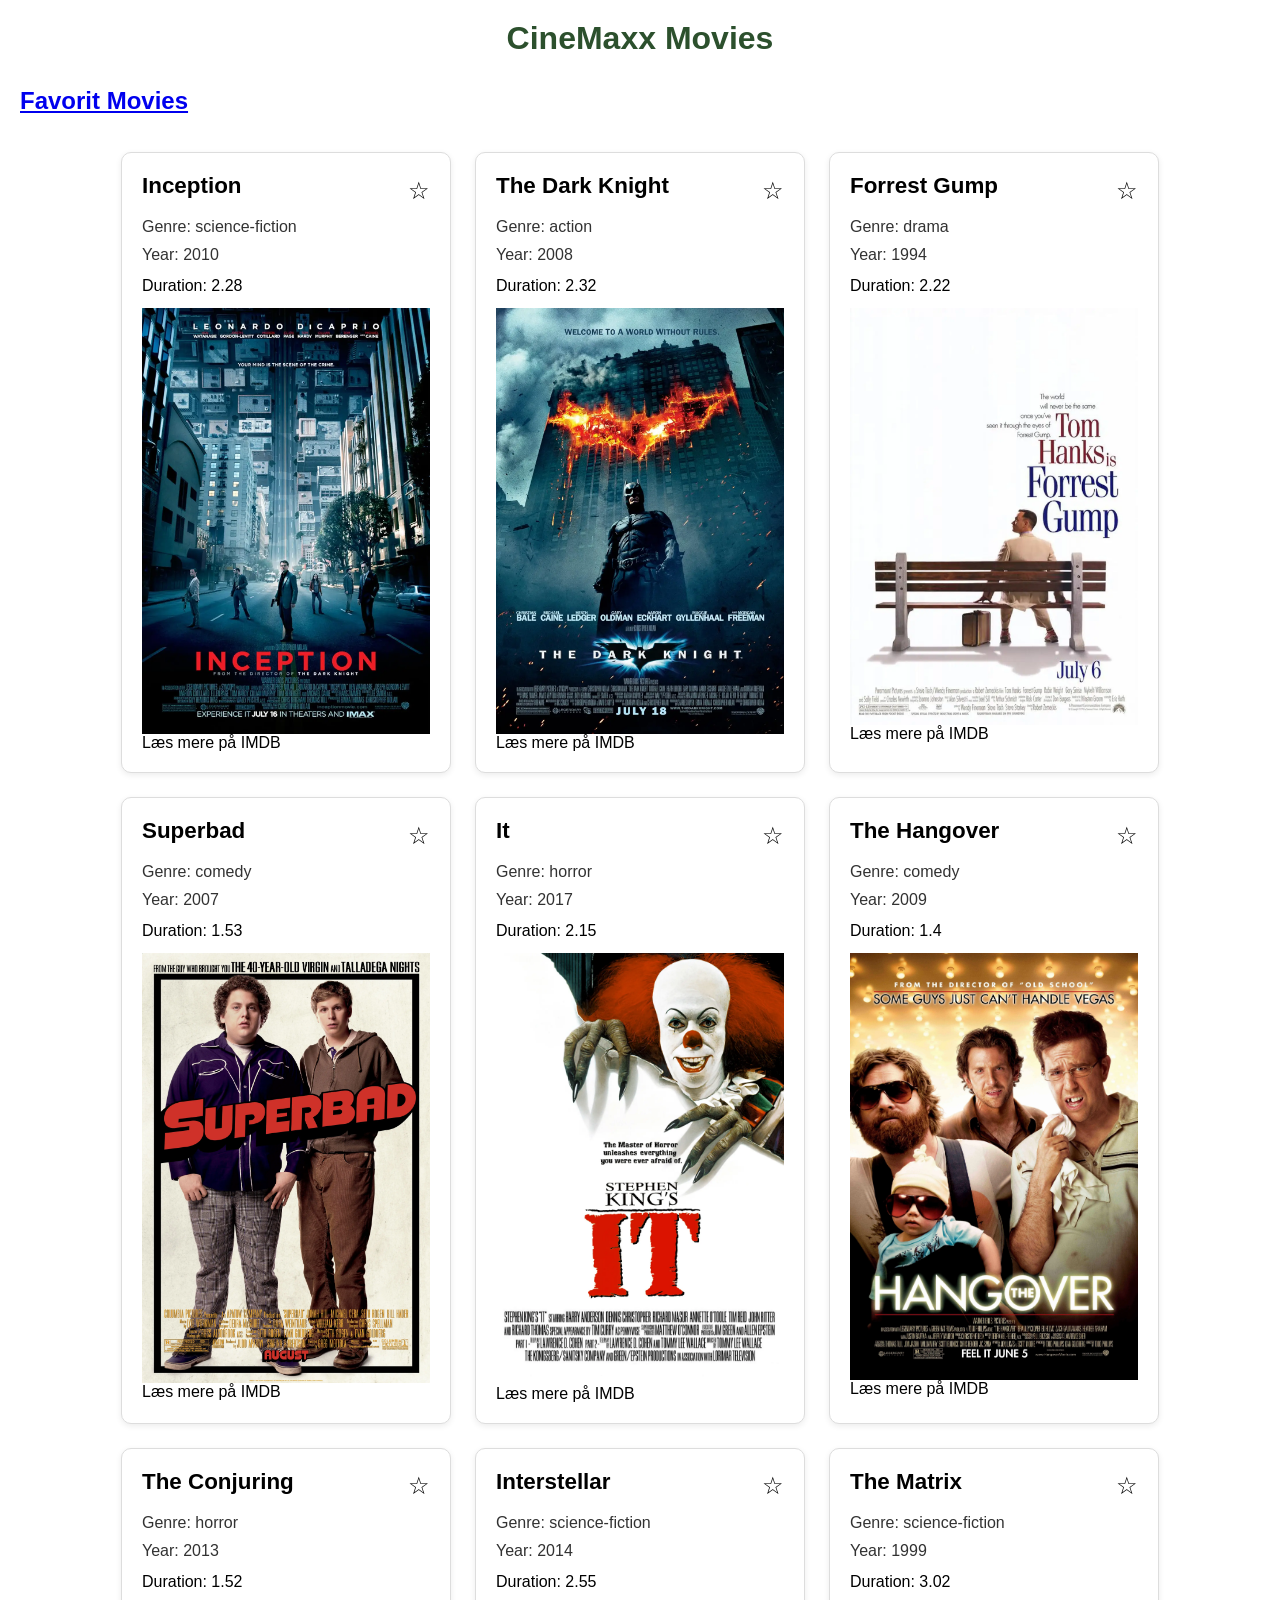
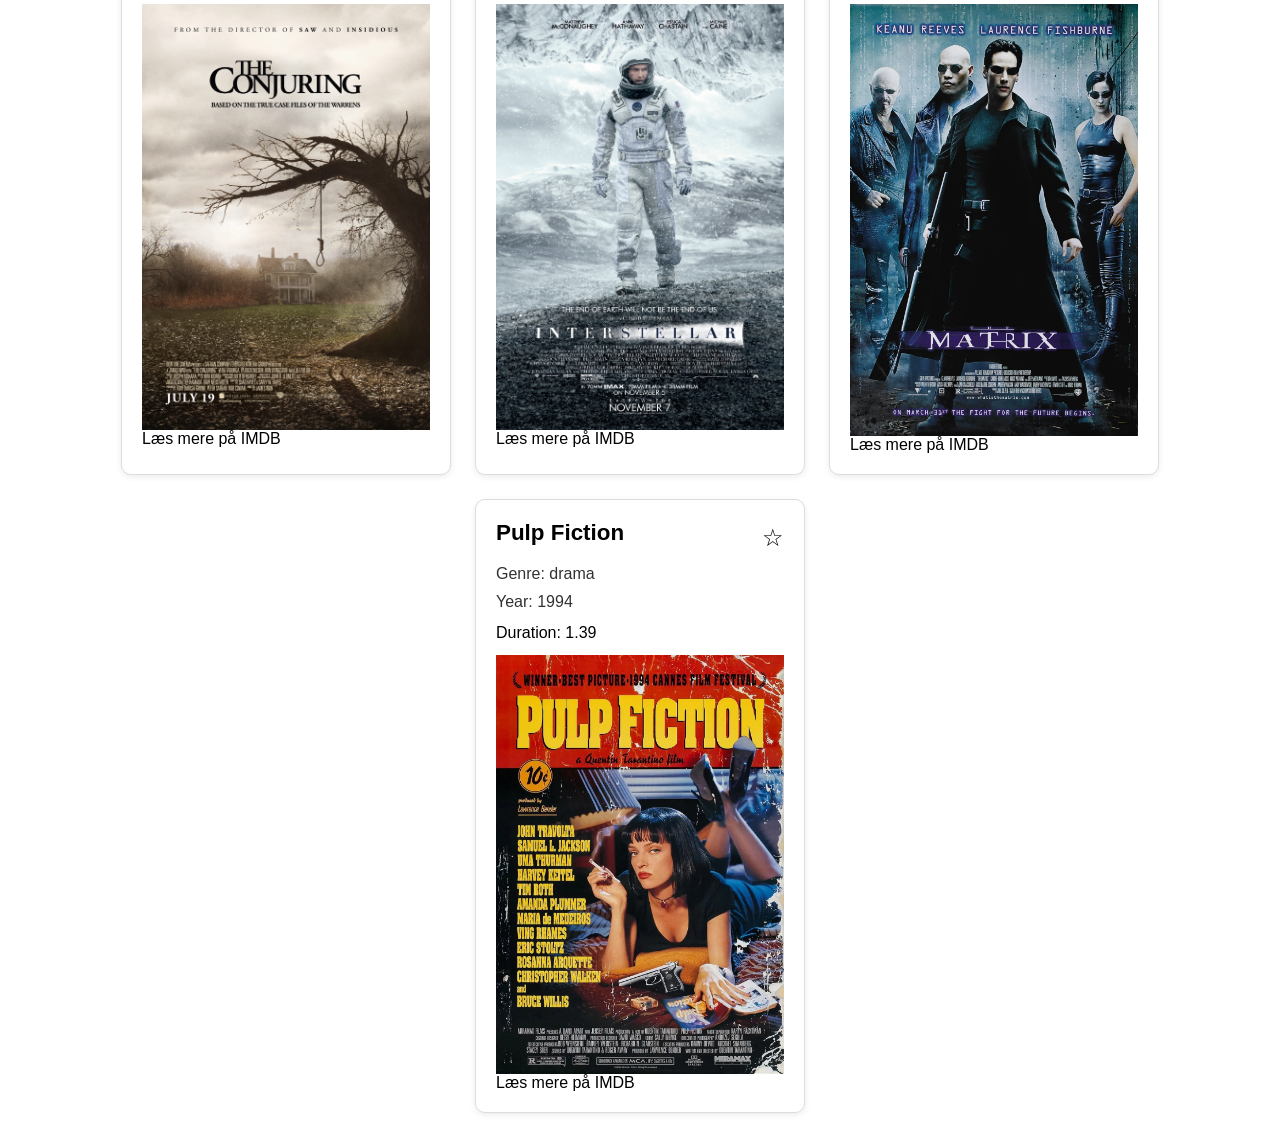
<file: index.html>
<!DOCTYPE html>
<html lang="da">
  <head>
    <meta charset="UTF-8" />
    <meta name="viewport" content="width=device-width, initial-scale=1.0" />
    <title>CineMaxx Movies</title>
    <link rel="stylesheet" href="css/style.css" />
  </head>
  <body>
    <h1>CineMaxx Movies</h1>
    <h2><a href="favorit-movies.html">Favorit Movies</a></h2>
    <section id="movies-container"></section>

    <script src="js/movies-script.js"></script>
  </body>
</html>
</file>
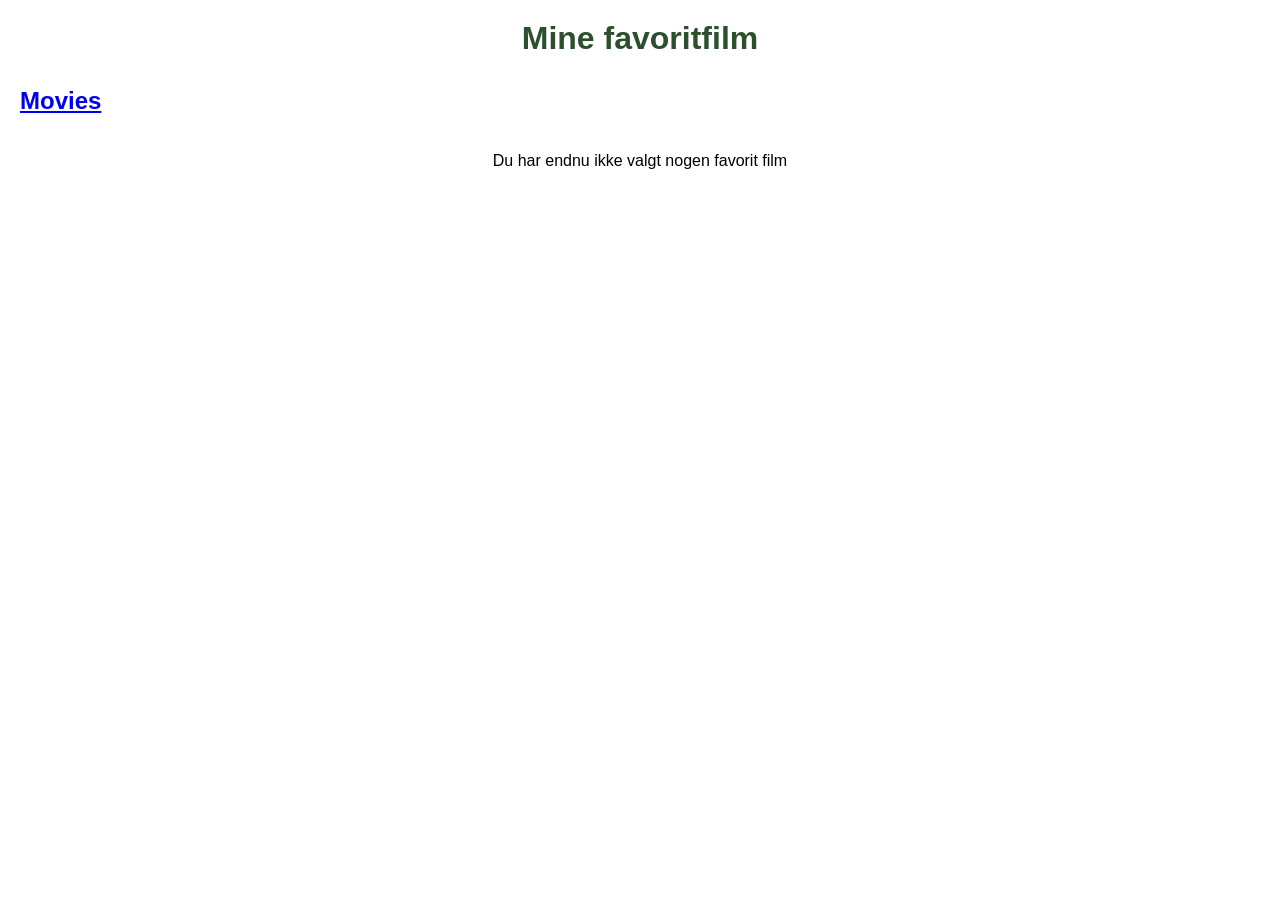
<file: favorit-movies.html>
<!DOCTYPE html>
<html lang="da">
  <head>
    <meta charset="UTF-8" />
    <meta name="viewport" content="width=device-width, initial-scale=1.0" />
    <title>Mine favoritfilm</title>
    <link rel="stylesheet" href="css/style.css" />
  </head>
  <body>
    <h1>Mine favoritfilm</h1>
    <h2><a href="index.html">Movies</a></h2>
    <section id="favorites-container"></section>

    <script src="js/favorit-movies.js"></script>
  </body>
</html>
</file>
<file: css/style.css>
* {
  margin: 0;
  padding: 0;
  box-sizing: border-box;
}

/* Her styler jeg hele siden, så den får en rolig baggrund og en læsbar skrifttype */
body {
  font-family: Arial, sans-serif;
  background-color: #ffffff;
  color: #000000;
  padding: 20px;
}

/* Her styler jeg containeren, som indeholder alle udstillingerne */
#movies-container,
#favorites-container {
  display: flex;
  flex-wrap: wrap;
  gap: 20px;
  justify-content: center;
  gap: 1.5rem;
}

#movies-container article {
  background-color: white;
  border: 1px solid #ddd;
  border-radius: 10px;
  padding: 20px;
  width: 330px;
  box-shadow: 0 2px 6px rgba(0, 0, 0, 0.08);
  position: relative;
}

/* Her styler jeg overskriften på udstillingsnavnet */
#movies-container h2 {
  margin-top: 0;
  font-size: 1.4rem;
  color: #000000;
}

/* Her styler jeg placeringen */
#movies-container h3 {
  font-size: 1rem;
  font-weight: normal;
  color: #323232;
  margin-bottom: 10px;
}

/* Her styler jeg brødteksten */
#movies-container p {
  line-height: 1.5;
  margin-bottom: 10px;
}

/* Her styler jeg datoerne lidt diskret */
#movies-container time {
  font-weight: bold;
  color: #8b5e3c;
}

/* Her laver jeg en lille effekt, når musen holdes over kortet */
#movies-container article:hover {
  transform: translateY(-3px);
  transition: 0.2s;
}

/* Her styler jeg sidens hovedoverskrift */
h1 {
  text-align: center;
  color: #2c502d;
  margin-bottom: 30px;
}

#favorites-container article {
  width: 330px;
  border: 1px solid #ccc;
  border-radius: 10px;
  padding: 1rem;
  position: relative;
  background-color: rgb(134, 238, 144);
}

#favorites-container img {
  width: 100%;
  height: auto;
  display: block;
}

h2,
h3,
p {
  margin-bottom: 3%;
}

.movie-img {
  position: relative;
}

.movie-img img {
  width: 100%;
  display: block;
}

.favorite-btn {
  font-size: 1.5rem;
  background: none;
  border: none;
  cursor: pointer;
}

.movie-header {
  display: flex;
  justify-content: space-between;
  align-items: center;
  margin-bottom: 10px;
}
</file>
